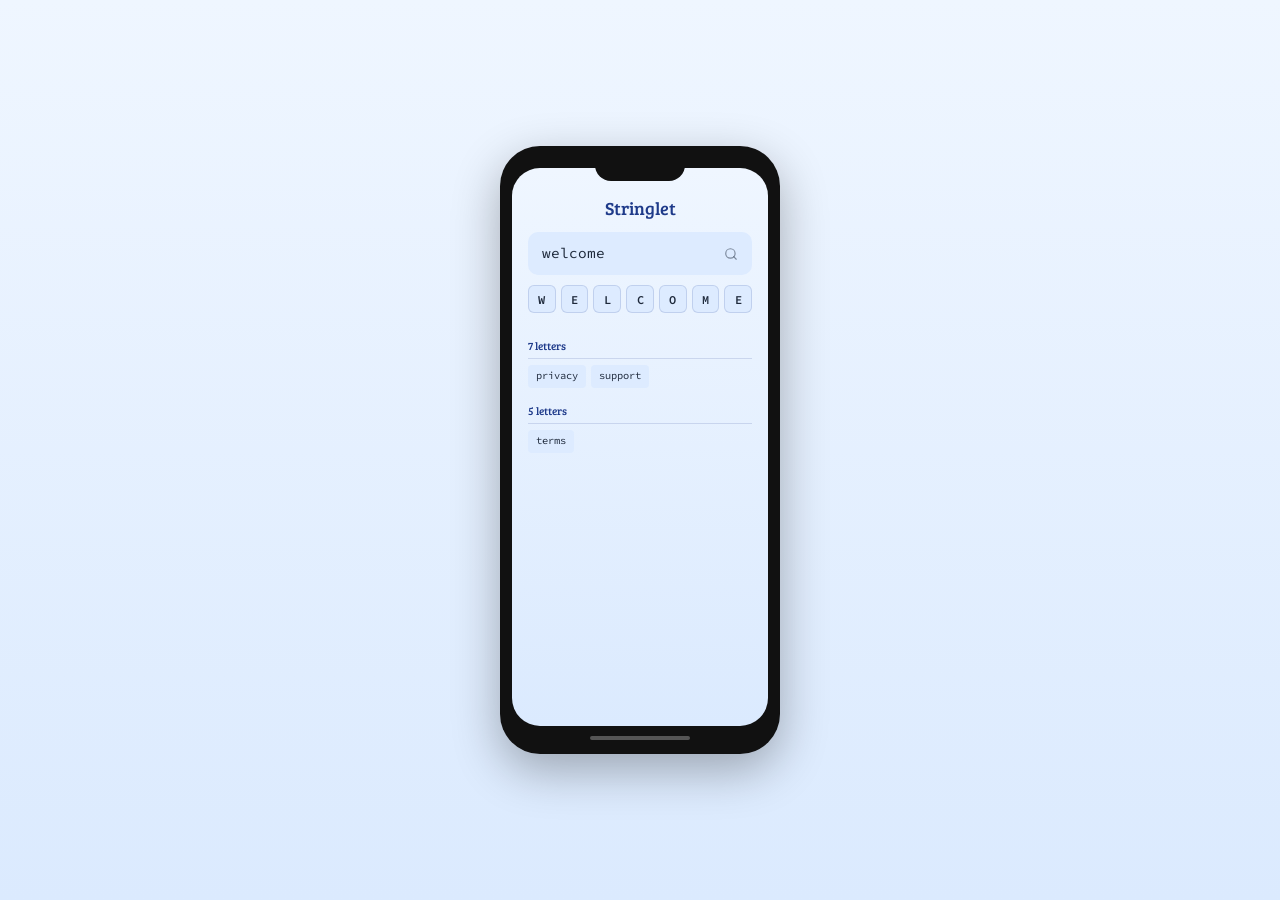
<file: index.html>
<!DOCTYPE html>
<html lang="en">
<head>
  <meta charset="UTF-8">
  <meta name="viewport" content="width=device-width, initial-scale=1.0">
  <meta name="theme-color" content="#FFF8E7" media="(prefers-color-scheme: light)">
  <meta name="theme-color" content="#1A1A2E" media="(prefers-color-scheme: dark)">
  <title>Stringlet</title>
  <link rel="preconnect" href="https://fonts.googleapis.com">
  <link rel="preconnect" href="https://fonts.gstatic.com" crossorigin>
  <link href="https://fonts.googleapis.com/css2?family=Bree+Serif&family=Source+Code+Pro:wght@400;600&display=swap" rel="stylesheet">
  <link rel="stylesheet" href="style.css">
</head>
<body>
  <div class="container">
    <div class="phone-frame">
      <div class="phone-notch"></div>
      <div class="phone-screen">
        <div class="phone-header">Stringlet</div>
        <div class="phone-card">
          <span class="phone-input">welcome<svg class="search-icon" viewBox="0 0 24 24" fill="none" stroke="currentColor" stroke-width="2" stroke-linecap="round" stroke-linejoin="round"><circle cx="11" cy="11" r="8"/><line x1="21" y1="21" x2="16.65" y2="16.65"/></svg></span>
        </div>
        <div class="phone-tiles">
          <span class="tile">W</span>
          <span class="tile">E</span>
          <span class="tile">L</span>
          <span class="tile">C</span>
          <span class="tile">O</span>
          <span class="tile">M</span>
          <span class="tile">E</span>
        </div>
        <div class="phone-results">
          <div class="phone-result-header">7 letters</div>
          <div class="phone-result-words">
            <a href="privacy/" class="word">privacy</a>
            <a href="support/" class="word">support</a>
          </div>
          <div class="phone-result-header">5 letters</div>
          <div class="phone-result-words">
            <a href="terms/" class="word">terms</a>
          </div>
        </div>
      </div>
      <div class="phone-bar"></div>
    </div>
  </div>
</body>
</html>
</file>
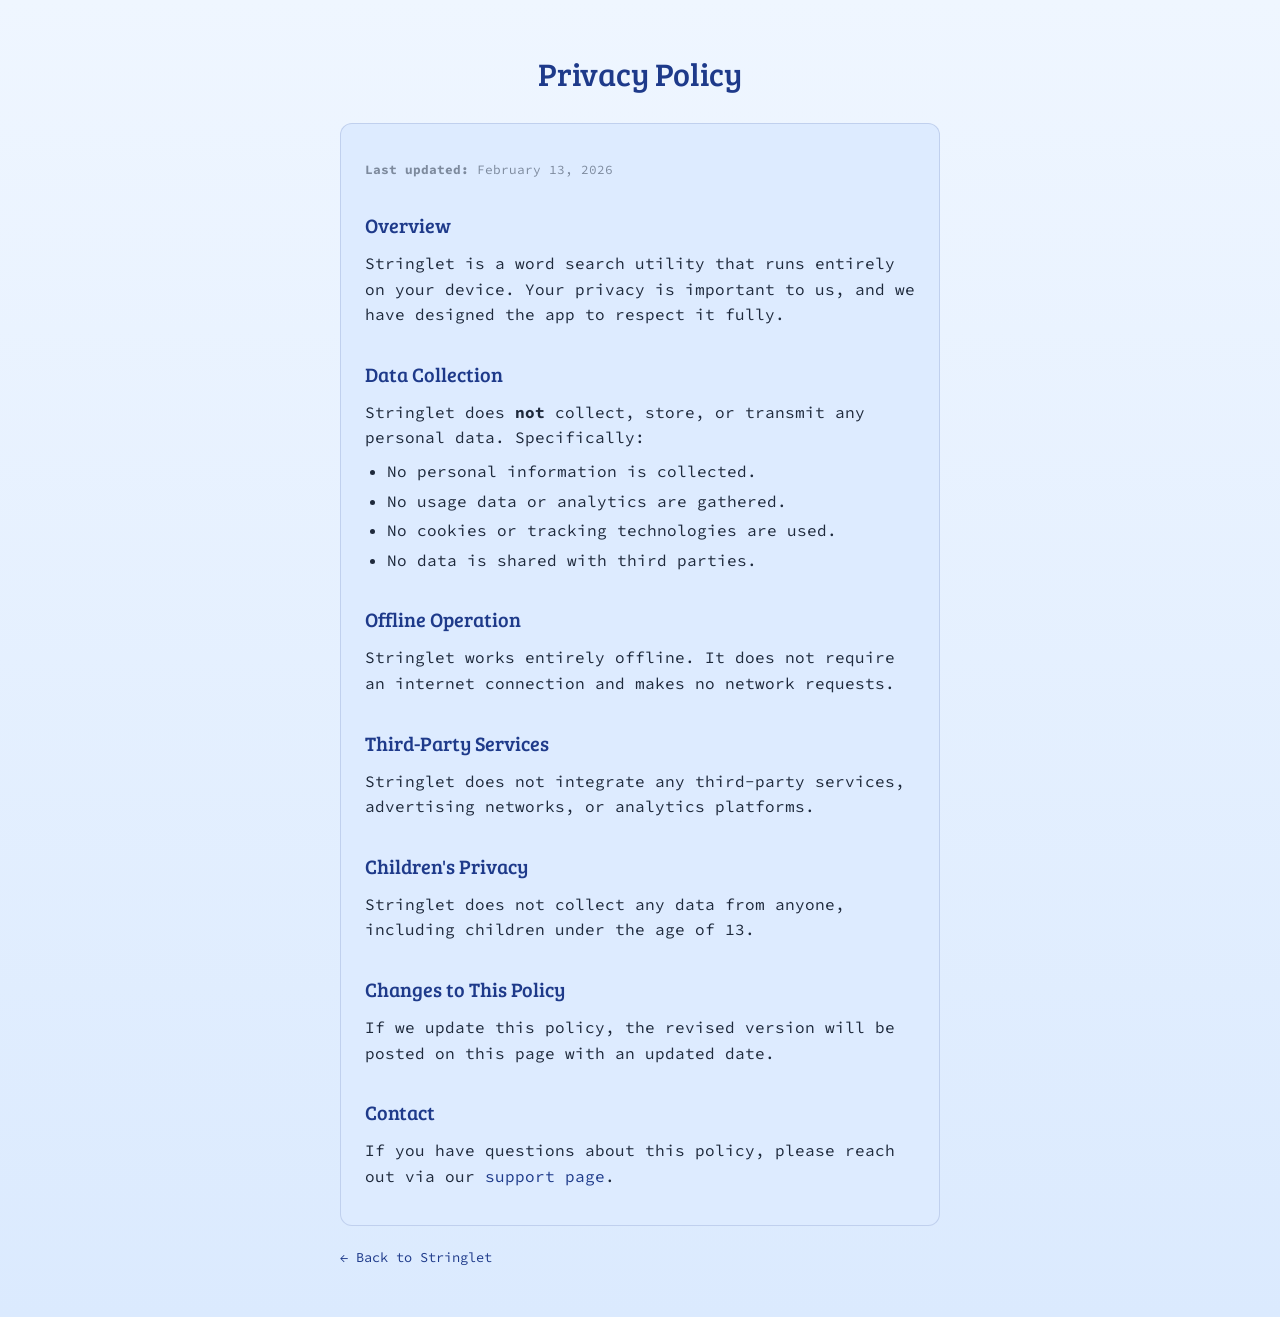
<file: privacy/index.html>
<!DOCTYPE html>
<html lang="en">
<head>
  <meta charset="UTF-8">
  <meta name="viewport" content="width=device-width, initial-scale=1.0">
  <meta name="theme-color" content="#FFF8E7" media="(prefers-color-scheme: light)">
  <meta name="theme-color" content="#1A1A2E" media="(prefers-color-scheme: dark)">
  <title>Privacy Policy - Stringlet</title>
  <link rel="preconnect" href="https://fonts.googleapis.com">
  <link rel="preconnect" href="https://fonts.gstatic.com" crossorigin>
  <link href="https://fonts.googleapis.com/css2?family=Bree+Serif&family=Source+Code+Pro:wght@400;600&display=swap" rel="stylesheet">
  <link rel="stylesheet" href="../style.css">
</head>
<body class="subpage">
  <div class="container">
    <h1>Privacy Policy</h1>
    <div class="content-card">
      <p class="updated"><strong>Last updated:</strong> February 13, 2026</p>

      <h2>Overview</h2>
      <p>Stringlet is a word search utility that runs entirely on your device. Your privacy is important to us, and we have designed the app to respect it fully.</p>

      <h2>Data Collection</h2>
      <p>Stringlet does <strong>not</strong> collect, store, or transmit any personal data. Specifically:</p>
      <ul>
        <li>No personal information is collected.</li>
        <li>No usage data or analytics are gathered.</li>
        <li>No cookies or tracking technologies are used.</li>
        <li>No data is shared with third parties.</li>
      </ul>

      <h2>Offline Operation</h2>
      <p>Stringlet works entirely offline. It does not require an internet connection and makes no network requests.</p>

      <h2>Third-Party Services</h2>
      <p>Stringlet does not integrate any third-party services, advertising networks, or analytics platforms.</p>

      <h2>Children's Privacy</h2>
      <p>Stringlet does not collect any data from anyone, including children under the age of 13.</p>

      <h2>Changes to This Policy</h2>
      <p>If we update this policy, the revised version will be posted on this page with an updated date.</p>

      <h2>Contact</h2>
      <p>If you have questions about this policy, please reach out via our <a href="../support/">support page</a>.</p>
    </div>
    <a href="../" class="back-link">&larr; Back to Stringlet</a>
  </div>
</body>
</html>
</file>
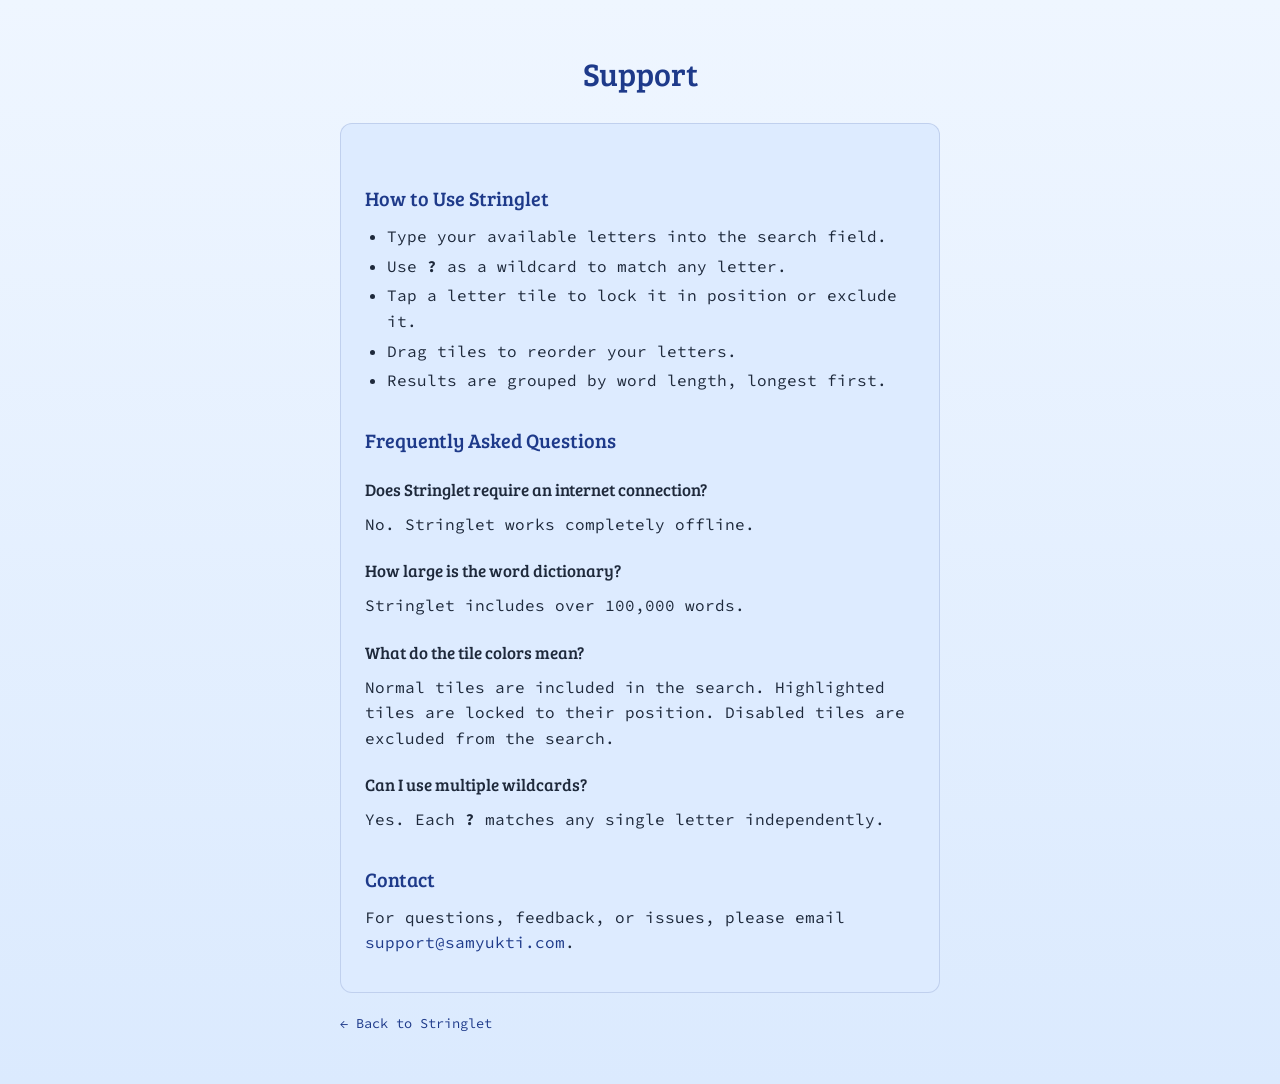
<file: support/index.html>
<!DOCTYPE html>
<html lang="en">
<head>
  <meta charset="UTF-8">
  <meta name="viewport" content="width=device-width, initial-scale=1.0">
  <meta name="theme-color" content="#FFF8E7" media="(prefers-color-scheme: light)">
  <meta name="theme-color" content="#1A1A2E" media="(prefers-color-scheme: dark)">
  <title>Support - Stringlet</title>
  <link rel="preconnect" href="https://fonts.googleapis.com">
  <link rel="preconnect" href="https://fonts.gstatic.com" crossorigin>
  <link href="https://fonts.googleapis.com/css2?family=Bree+Serif&family=Source+Code+Pro:wght@400;600&display=swap" rel="stylesheet">
  <link rel="stylesheet" href="../style.css">
</head>
<body class="subpage">
  <div class="container">
    <h1>Support</h1>
    <div class="content-card">
      <h2>How to Use Stringlet</h2>
      <ul>
        <li>Type your available letters into the search field.</li>
        <li>Use <strong>?</strong> as a wildcard to match any letter.</li>
        <li>Tap a letter tile to lock it in position or exclude it.</li>
        <li>Drag tiles to reorder your letters.</li>
        <li>Results are grouped by word length, longest first.</li>
      </ul>

      <h2>Frequently Asked Questions</h2>

      <h3>Does Stringlet require an internet connection?</h3>
      <p>No. Stringlet works completely offline.</p>

      <h3>How large is the word dictionary?</h3>
      <p>Stringlet includes over 100,000 words.</p>

      <h3>What do the tile colors mean?</h3>
      <p>Normal tiles are included in the search. Highlighted tiles are locked to their position. Disabled tiles are excluded from the search.</p>

      <h3>Can I use multiple wildcards?</h3>
      <p>Yes. Each <strong>?</strong> matches any single letter independently.</p>

      <h2>Contact</h2>
      <p>For questions, feedback, or issues, please email <a href="mailto:support@samyukti.com">support@samyukti.com</a>.</p>
    </div>
    <a href="../" class="back-link">&larr; Back to Stringlet</a>
  </div>
</body>
</html>
</file>
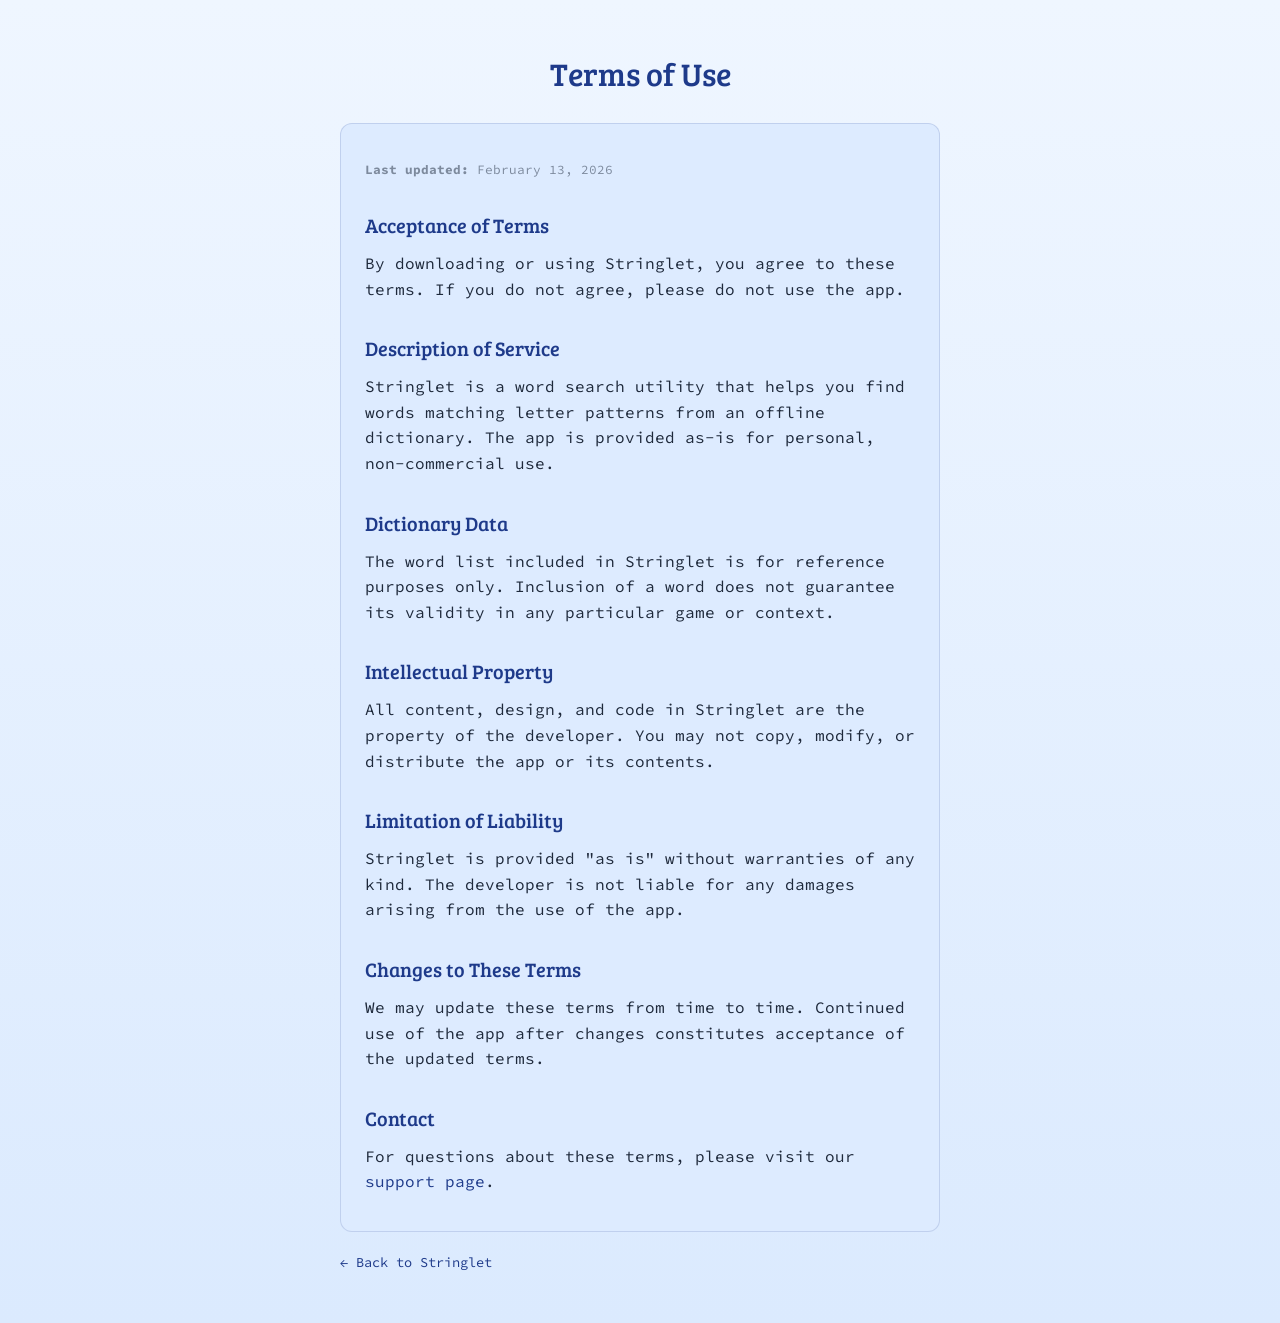
<file: terms/index.html>
<!DOCTYPE html>
<html lang="en">
<head>
  <meta charset="UTF-8">
  <meta name="viewport" content="width=device-width, initial-scale=1.0">
  <meta name="theme-color" content="#FFF8E7" media="(prefers-color-scheme: light)">
  <meta name="theme-color" content="#1A1A2E" media="(prefers-color-scheme: dark)">
  <title>Terms of Use - Stringlet</title>
  <link rel="preconnect" href="https://fonts.googleapis.com">
  <link rel="preconnect" href="https://fonts.gstatic.com" crossorigin>
  <link href="https://fonts.googleapis.com/css2?family=Bree+Serif&family=Source+Code+Pro:wght@400;600&display=swap" rel="stylesheet">
  <link rel="stylesheet" href="../style.css">
</head>
<body class="subpage">
  <div class="container">
    <h1>Terms of Use</h1>
    <div class="content-card">
      <p class="updated"><strong>Last updated:</strong> February 13, 2026</p>

      <h2>Acceptance of Terms</h2>
      <p>By downloading or using Stringlet, you agree to these terms. If you do not agree, please do not use the app.</p>

      <h2>Description of Service</h2>
      <p>Stringlet is a word search utility that helps you find words matching letter patterns from an offline dictionary. The app is provided as-is for personal, non-commercial use.</p>

      <h2>Dictionary Data</h2>
      <p>The word list included in Stringlet is for reference purposes only. Inclusion of a word does not guarantee its validity in any particular game or context.</p>

      <h2>Intellectual Property</h2>
      <p>All content, design, and code in Stringlet are the property of the developer. You may not copy, modify, or distribute the app or its contents.</p>

      <h2>Limitation of Liability</h2>
      <p>Stringlet is provided "as is" without warranties of any kind. The developer is not liable for any damages arising from the use of the app.</p>

      <h2>Changes to These Terms</h2>
      <p>We may update these terms from time to time. Continued use of the app after changes constitutes acceptance of the updated terms.</p>

      <h2>Contact</h2>
      <p>For questions about these terms, please visit our <a href="../support/">support page</a>.</p>
    </div>
    <a href="../" class="back-link">&larr; Back to Stringlet</a>
  </div>
</body>
</html>
</file>
<file: style.css>
/* Stringlet site — matches the Flutter app theme */

:root {
  --bg-start: #EFF6FF;
  --bg-end: #DBEAFE;
  --surface: #EFF6FF;
  --card: #DDEBFF;
  --primary: #1E3A8A;
  --accent: #1E3A8A;
  --secondary: #3B82F6;
  --on-surface: #1E293B;
  --on-surface-muted: rgba(30, 41, 59, 0.5);
  --on-primary: #fff;
  --card-border: rgba(30, 58, 138, 0.15);
  --input-bg: #BFDBFE;
  --tile-bg: #E8E8E8;
  --tile-border: #D0D0D0;
  --tile-hl-bg: var(--primary);
  --tile-hl-text: #fff;
  --wildcard: #2196F3;
}

@media (prefers-color-scheme: dark) {
  :root {
    --bg-start: #1A1F2E;
    --bg-end: #1B284E;
    --surface: #1A1F2E;
    --card: #1F2D54;
    --primary: #1E3A8A;
    --accent: #AEC4FF;
    --secondary: #4A5269;
    --on-surface: #E0E0E0;
    --on-surface-muted: rgba(224, 224, 224, 0.5);
    --on-primary: #fff;
    --card-border: rgba(174, 196, 255, 0.2);
    --input-bg: #22315C;
    --tile-bg: #4A4A4A;
    --tile-border: #5A5A5A;
    --tile-hl-bg: var(--primary);
    --tile-hl-text: #fff;
    --wildcard: #64B5F6;
  }
}

* { box-sizing: border-box; margin: 0; padding: 0; }

html {
  background-color: var(--bg-end);
}

body {
  font-family: 'Source Code Pro', monospace;
  background: linear-gradient(180deg, var(--bg-start), var(--bg-end));
  color: var(--on-surface);
  min-height: 100vh;
  display: flex;
  align-items: center;
  justify-content: center;
  line-height: 1.6;
}

.container {
  padding: 20px;
}

h1, h2, h3 {
  font-family: 'Bree Serif', serif;
  font-weight: 400;
}

h1 {
  font-size: 2rem;
  color: var(--accent);
  text-align: center;
}

h2 {
  font-size: 1.25rem;
  color: var(--accent);
  margin: 1.5em 0 0.5em;
}

h3 {
  font-size: 1.05rem;
  color: var(--on-surface);
  margin: 1.25em 0 0.25em;
}

p { margin: 0.5em 0; }

a { color: var(--accent); text-decoration: none; }
a:hover { text-decoration: underline; }

ul { padding-left: 1.4em; margin: 0.5em 0; }
li { margin: 0.25em 0; }

/* iPhone frame — 19.6:9 aspect ratio */
.phone-frame {
  --phone-width: 280px;
  --screen-width: calc(var(--phone-width) - 24px);
  --screen-height: calc(var(--screen-width) * 19.6 / 9);
  width: var(--phone-width);
  margin: 0 auto;
  background: #111;
  border-radius: 40px;
  padding: 12px;
  box-shadow: 0 16px 48px rgba(0, 0, 0, 0.3);
  position: relative;
}

.phone-notch {
  width: 90px;
  height: 24px;
  background: #111;
  border-radius: 0 0 16px 16px;
  margin: 0 auto;
  position: relative;
  z-index: 2;
  top: -1px;
}

.phone-screen {
  background: linear-gradient(180deg, var(--bg-start), var(--bg-end));
  border-radius: 28px;
  padding: 10px 16px 20px;
  margin-top: -14px;
  height: var(--screen-height);
  display: flex;
  flex-direction: column;
}

.phone-header {
  font-family: 'Bree Serif', serif;
  color: var(--accent);
  font-size: 1.1rem;
  text-align: center;
  padding: 16px 0 10px;
}

.phone-card {
  background: var(--card);
  border-radius: 10px;
  padding: 10px 14px;
  margin-bottom: 10px;
}

.phone-input {
  font-family: 'Source Code Pro', monospace;
  font-size: 0.9rem;
  color: var(--on-surface);
  display: flex;
  align-items: center;
  justify-content: space-between;
}

.search-icon {
  width: 14px;
  height: 14px;
  color: var(--on-surface-muted);
  flex-shrink: 0;
}

.phone-tiles {
  display: flex;
  gap: 5px;
  justify-content: center;
  margin-bottom: 12px;
}

.tile {
  display: inline-flex;
  align-items: center;
  justify-content: center;
  width: 28px;
  height: 28px;
  border-radius: 6px;
  font-family: 'Source Code Pro', monospace;
  font-size: 0.75rem;
  font-weight: 600;
  background: var(--card);
  border: 1.5px solid var(--card-border);
  color: var(--on-surface);
}

.tile.highlighted {
  background: var(--tile-hl-bg);
  border-color: var(--tile-hl-bg);
  color: var(--tile-hl-text);
}

.tile.wildcard {
  color: var(--wildcard);
}

.phone-results {
  flex: 1;
  margin-top: 6px;
}

.phone-result-header {
  font-family: 'Bree Serif', serif;
  font-size: 0.7rem;
  color: var(--accent);
  padding: 6px 0 3px;
  border-bottom: 1px solid var(--card-border);
  margin-bottom: 6px;
}

.phone-result-words {
  display: flex;
  flex-wrap: wrap;
  gap: 5px;
  margin-bottom: 8px;
}

a.word {
  font-family: 'Source Code Pro', monospace;
  font-size: 0.65rem;
  color: var(--on-surface);
  background: var(--card);
  padding: 3px 8px;
  border-radius: 4px;
  text-decoration: none;
  transition: background 0.15s;
}

a.word:hover {
  background: var(--primary);
  color: var(--on-primary);
  text-decoration: none;
}

.phone-bar {
  width: 100px;
  height: 4px;
  background: #555;
  border-radius: 2px;
  margin: 10px auto 2px;
}

/* Subpage layout */
.subpage {
  display: block;
}

.subpage .container {
  max-width: 640px;
  margin: 0 auto;
  padding: 48px 20px;
}

.content-card {
  background: var(--card);
  border: 1px solid var(--card-border);
  border-radius: 12px;
  padding: 28px 24px;
  margin-top: 1.5em;
}

.back-link {
  display: inline-block;
  margin-top: 1.5em;
  font-size: 0.85rem;
  color: var(--accent);
}

.updated {
  font-size: 0.8rem;
  color: var(--on-surface-muted);
  margin-bottom: 1em;
}
</file>
